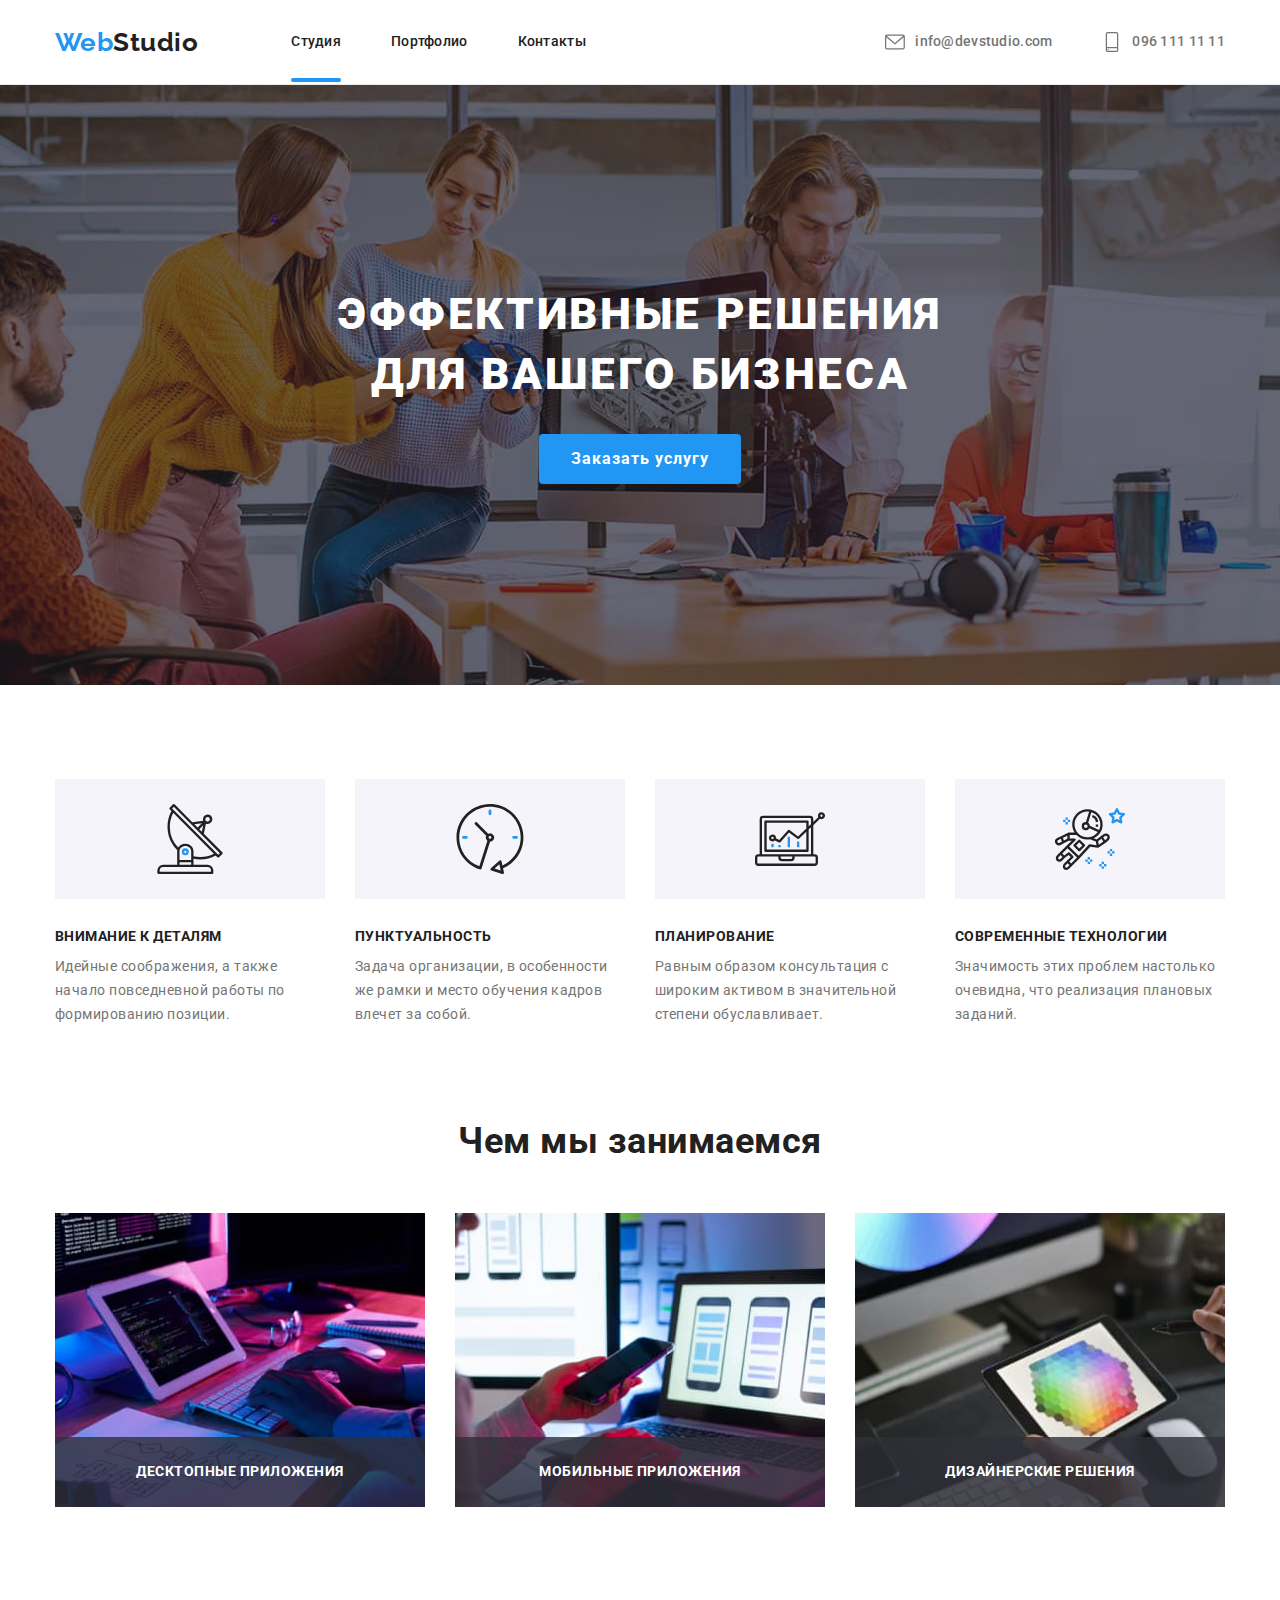
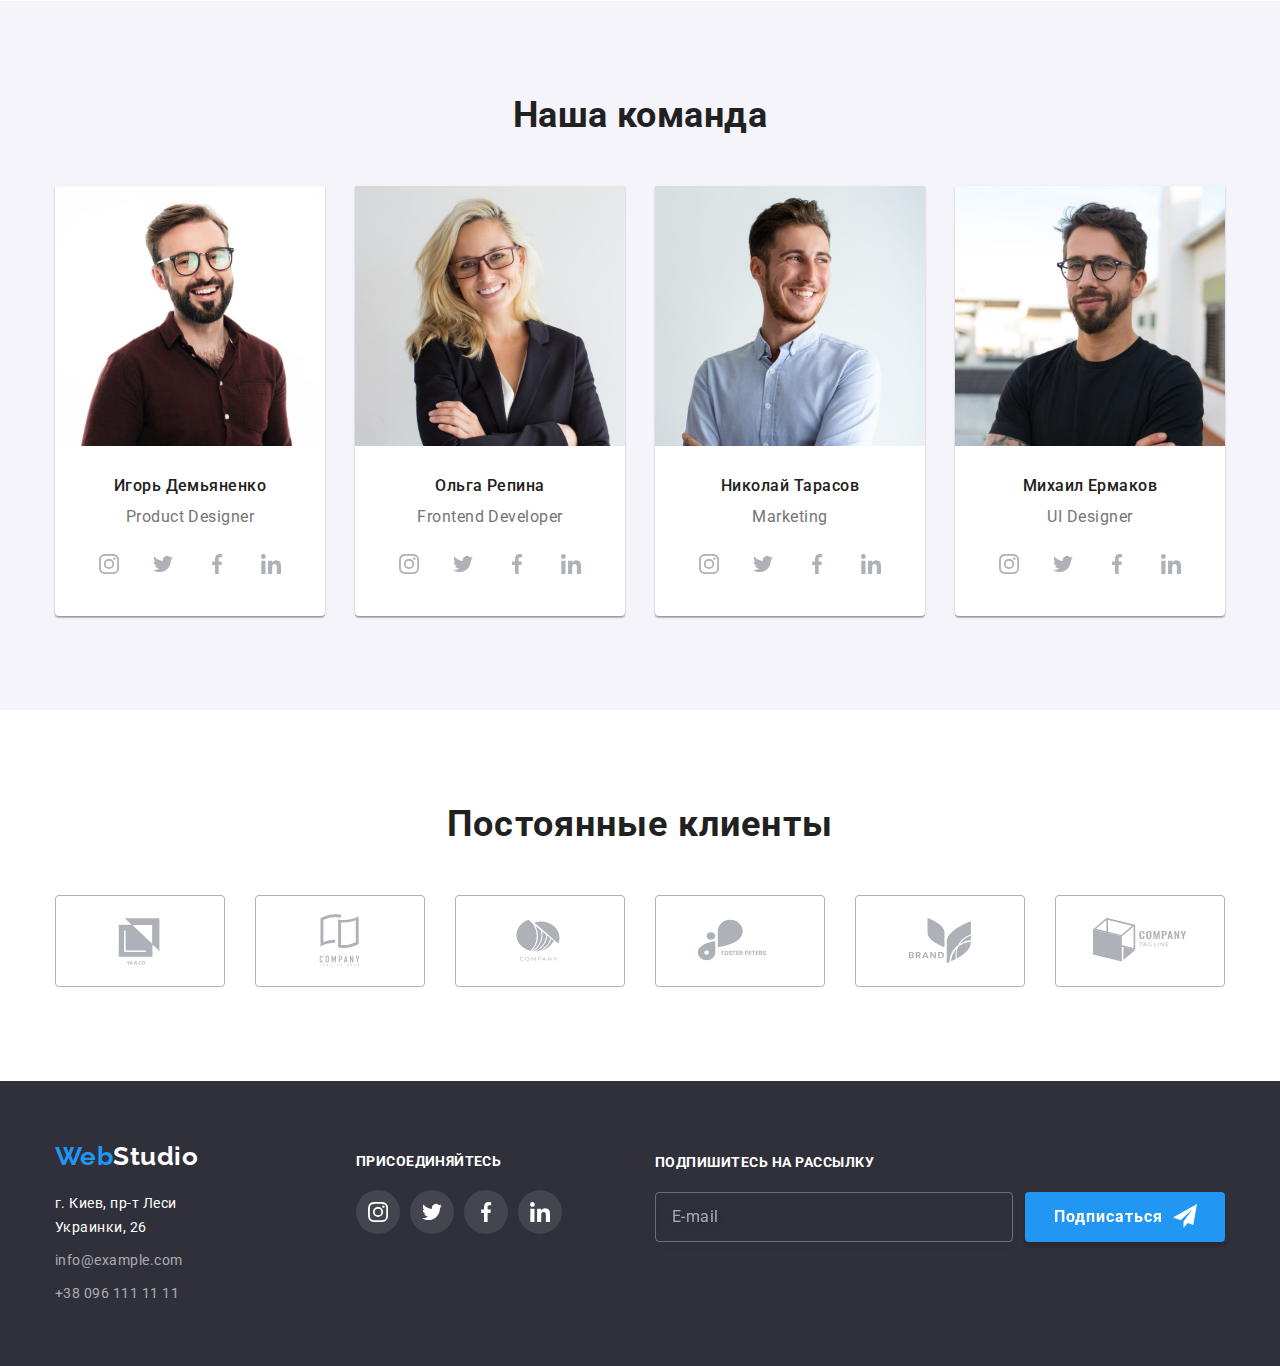
<file: index.html>
<!DOCTYPE html>
<html lang="ru">
    <head>
        <meta charset="UTF-8" />
        <meta name="viewport" content="width=device-width, initial-scale=1.0" />
        <title>Document</title>
        <link rel="preconnect" href="https://fonts.googleapis.com">
        <link rel="preconnect" href="https://fonts.gstatic.com" crossorigin>    
        <link href="https://fonts.googleapis.com/css2?family=Raleway:wght@700&family=Roboto:wght@400;500;700;900&display=swap" 
        rel="stylesheet">
        <link rel="stylesheet" href="https://cdnjs.cloudflare.com/ajax/libs/modern-normalize/1.1.0/modern-normalize.min.css">
        <link rel="stylesheet" href="./css/styles.css">
    </head>
    <body>
<!-- Шапка сайта -->
        <header class="page-header">
            <div class="container header-nav">
                <a href="./index.html" lang="en" class="header-logo">Web<span class="black">Studio</span></a>
                <ul class="site-nav list">
                    <li class="item"><a href="./index.html" class="link current-page">Студия</a></li>
                    <li class="item"><a href="./portfolio.html" class="link">Портфолио</a></li>
                    <li class="item"><a href="./ffff.html" class="link">Контакты</a></li>
                </ul>
                <nav class="contact">
                    <ul class="contact list">
                        <li class="item">
                            <a href="mailto:info@devstudio.com" lang="en" class="link">
                                <div class="envelope">
                                <svg class="icon-envelope">
                                    <use href="images/icons.svg#icon-envelope">        
                                    </use>
                                </svg>
                                info@devstudio.com
                                </div>
                            </a>
                        </li>
                        <li class="item">
                            <a href="tel:+380961111111" class="link">
                                <div class="smartphone">
                                <svg class="icon-smartphone">
                                    <use href="images/icons.svg#icon-smartphone">        
                                    </use>
                                </svg>
                                096 111 11 11 
                                </div>
                            </a>
                        </li>
                    </ul>
                </nav>
            </div>
        </header>
    <main>
        <!-- Герой -->
    <section class="hero">
        <div class="container">
            <h1 class="hero-title">Эффективные решения <br> для вашего бизнеса</h1>
            <button type="button" class="button hero-button" data-modal-open>Заказать услугу</button>
        </div>
    </section>
    <!--преимущества-->
    <section class="section benefits">
        <div class="container">
            <h2 class="visually-hidden">Преимущества</h2>
            <ul class="list benefits-list">
                <li class="item">
                    <div class="benefits-icon">
                        <svg  class="advertising">
                            <use href="images/icons.svg#icon-advertising-antenna">       
                            </use>
                        </svg>
                    </div>    
                    <h3 class="title">Внимание к деталям</h3>
                    <p class="text">Идейные соображения, а также начало повседневной работы
                    по формированию позиции.</p>
                </li>
                <li class="item">
                    <div class="benefits-icon">
                        <svg  class="advertising">
                            <use href="images/icons.svg#icon-advertising-clock">       
                            </use>
                        </svg>
                    </div> 
                    <h3 class="title">Пунктуальность</h3>
                    <p class="text">Задача организации, 
                    в особенности же рамки и место обучения кадров влечет за собой.</p>
                </li>
                <li class="item">
                    <div class="benefits-icon">
                        <svg  class="advertising">
                            <use href="images/icons.svg#icon-advertising-diagram">       
                            </use>
                        </svg>
                    </div> 
                    <h3 class="title">Планирование</h3>
                    <p class="text">Равным образом консультация 
                    с широким активом в значительной степени обуславливает.</p>
                </li>
                <li class="item">
                    <div class="benefits-icon">
                        <svg  class="advertising">
                            <use href="images/icons.svg#icon-advertising-astronaut">       
                            </use>
                        </svg>
                    </div> 
                    <h3 class="title">Современные технологии</h3>
                    <p class="text">Значимость этих проблем 
                    настолько очевидна, что реализация плановых заданий.</p>
                </li>
            </ul>
        </div>
    </section>
    <!--чем мы занимаемся-->
    <section class="section specialization">
        <div class="container">
            <h2 class="specialization-title">Чем мы занимаемся</h2>
            <ul class="list specialization-list">
                <li class="item">
                    <a href="" class="link">
                        <img src="./images/main/hand-keyboard.jpg" 
                        alt="ноутбут в руке" 
                        width="370">
                        <div class="specialization-explanation">
                            <p class="specialization-explanation-text">Десктопные приложения</p>
                        </div>
                    </a>
                </li>
                <li class="item">
                    <a href="" class="link">
                        <img src="./images/main/hand-telephone.jpg" 
                        alt="телефон в руке" 
                        width="370">
                        <div class="specialization-explanation">
                            <p class="specialization-explanation-text">Мобильные приложения</p>
                        </div>
                    </a>
                </li>
                <li class="item">
                    <a href="" class="link">
                        <img src="./images/main/hand-tab.jpg" 
                        alt="планшет в руке" 
                        width="370">
                        <div class="specialization-explanation">
                            <p class="specialization-explanation-text">Дизайнерские решения</p>
                        </div>
                    </a>
                </li>
            </ul>
        </div>
    </section>
    <!--Наша команда-->
    <section class="section team">
        <div class="container">
            <h2 class="team-title">Наша команда</h2>
            <ul class="list team-list">
                <li class="item">
                    <img src="./images/main/igor.jpg" 
                    alt="игорь" 
                    width="270">
                    <div class="team-border">
                        <h3>Игорь Демьяненко</h3>
                        <p lang="en">Product Designer</p>
                    </div>
                    <ul class="list team-social">
                        <li class="item">
                            <a href="" class="link">
                                <svg class="team-icon">
                                    <use href="images/icons.svg#icon-instagram">
                                    </use>
                                </svg>
                            </a>
                        </li>
                        <li class="item">
                            <a href="" class="link">
                                <svg class="team-icon">
                                    <use href="images/icons.svg#icon-twitter">
                                    </use>
                                </svg>
                            </a>
                        </li>
                        <li class="item">
                            <a href="" class="link">
                                <svg class="team-icon">
                                    <use href="images/icons.svg#icon-facebook">
                                    </use>
                                </svg>
                            </a>
                        </li>
                        <li class="item">
                            <a href="" class="link">
                                <svg class="team-icon">
                                    <use href="images/icons.svg#icon-linkedin">
                                    </use>
                                </svg>
                            </a>
                        </li>
                    </ul> 
                </li>
                <li class="item">
                    <img src="./images/main/olga.jpg" 
                    alt="ольга" 
                    width="270">
                    <div class="team-border">
                        <h3>Ольга Репина</h3>
                        <p lang="en">Frontend Developer</p>
                    </div>
                    <ul class="list team-social">
                        <li class="item">
                            <a href="" class="link">
                                <svg class="team-icon">
                                    <use href="images/icons.svg#icon-instagram">
                                    </use>
                                </svg>
                            </a>
                        </li>
                        <li class="item">
                            <a href="" class="link">
                                <svg class="team-icon">
                                    <use href="images/icons.svg#icon-twitter">
                                    </use>
                                </svg>
                            </a>
                        </li>
                        <li class="item">
                            <a href="" class="link">
                                <svg class="team-icon">
                                    <use href="images/icons.svg#icon-facebook">
                                    </use>
                                </svg>
                            </a>
                        </li>
                        <li class="item">
                            <a href="" class="link">
                                <svg class="team-icon">
                                    <use href="images/icons.svg#icon-linkedin">
                                    </use>
                                </svg>
                            </a>
                        </li>
                    </ul> 
                </li>
                <li class="item">
                    <img src="./images/main/koly.jpg" 
                    alt="коля" 
                    width="270">
                    <div class="team-border">
                        <h3>Николай Тарасов</h3>
                        <p lang="en">Marketing</p>
                    </div>
                    <ul class="list team-social">
                        <li class="item">
                            <a href="" class="link">
                                <svg class="team-icon">
                                    <use href="images/icons.svg#icon-instagram">
                                    </use>
                                </svg>
                            </a>
                        </li>
                        <li class="item">
                            <a href="" class="link">
                                <svg class="team-icon">
                                    <use href="images/icons.svg#icon-twitter">
                                    </use>
                                </svg>
                            </a>
                        </li>
                        <li class="item">
                            <a href="" class="link">
                                <svg class="team-icon">
                                    <use href="images/icons.svg#icon-facebook">
                                    </use>
                                </svg>
                            </a>
                        </li>
                        <li class="item">
                            <a href="" class="link">
                                <svg class="team-icon">
                                    <use href="images/icons.svg#icon-linkedin">
                                    </use>
                                </svg>
                            </a>
                        </li>
                    </ul> 
                </li>
                <li class="item">
                    <img src="./images/main/misha.jpg" 
                    alt="миша" 
                    width="270">
                    <div class="team-border">
                        <h3>Михаил Ермаков</h3>
                        <p lang="en">UI Designer</p>
                    </div>
                    <ul class="list team-social">
                        <li class="item">
                            <a href="" class="link">
                                <svg class="team-icon">
                                    <use href="images/icons.svg#icon-instagram">
                                    </use>
                                </svg>
                            </a>
                        </li>
                        <li class="item">
                            <a href="" class="link">
                                <svg class="team-icon">
                                    <use href="images/icons.svg#icon-twitter">
                                    </use>
                                </svg>
                            </a>
                        </li>
                        <li class="item">
                            <a href="" class="link">
                                <svg class="team-icon">
                                    <use href="images/icons.svg#icon-facebook">
                                    </use>
                                </svg>
                            </a>
                        </li>
                        <li class="item">
                            <a href="" class="link">
                                <svg class="team-icon">
                                    <use href="images/icons.svg#icon-linkedin">
                                    </use>
                                </svg>
                            </a>
                        </li>
                    </ul> 
                </li>
            </ul>
        </div>
    </section>
    <!--Постоянные клиенты-->
    <section class="section customers">
        <div class="container">
            <h2 class="customers-title">Постоянные клиенты</h2>
            <ul class="list customers-list">
                <li class="item">
                    <a href="" class="link">
                        <svg class="cliet-icon">
                            <use href="images/icons.svg#icon-client-1">      
                            </use>
                        </svg>
                    </a>
                </li>
                <li class="item">
                    <a href="" class="link">
                        <svg class="cliet-icon">
                            <use href="images/icons.svg#icon-client-2">      
                            </use>
                        </svg>
                    </a>
                </li>
                <li class="item">
                    <a href="" class="link">
                        <svg class="cliet-icon">
                            <use href="images/icons.svg#icon-client-3">      
                            </use>
                        </svg>
                    </a>
                </li>
                <li class="item">
                    <a href="" class="link">
                        <svg class="cliet-icon">
                            <use href="images/icons.svg#icon-client-6">      
                            </use>
                        </svg>
                    </a>
                </li>
                <li class="item">
                    <a href="" class="link">
                        <svg class="cliet-icon">
                            <use href="images/icons.svg#icon-client-4">      
                            </use>
                        </svg>
                    </a>
                </li>
                <li class="item">
                    <a href="" class="link">
                        <svg class="cliet-icon">
                            <use href="images/icons.svg#icon-client-5">      
                            </use>
                        </svg>
                    </a>
                </li>
            </ul>
        </div>
    </section>
    </main>
    <!--модальное окно-->
        <div class="backdrop is-hidden" data-modal>
            <div class="modal">
                <button type="button" class="button-modal" data-modal-close>
                    <svg class="icon-close-black">
                        <use href="images/icons.svg#close-black">
                        </use>
                    </svg>
                </button>
                <h2 class="modal-titel">Оставьте свои данные, мы вам перезвоним</h2>
                <form class="form">
                    <div class="form-field">
                        <label for="name" class="form-label">Имя</label>
                        <input 
                            type="text"
                            name="name"
                            id="name"
                            class="form-input">
                        <svg class="modal-icon">
                                <use href="images/icons.svg#modal-name">                                   
                                </use>
                        </svg>
                    </div>
                    <div class="form-field">
                        <label for="telefon" class="form-label">Телефон</label>
                        <input 
                            type="tel"
                            name="telefon"
                            id="telefon"
                            class="form-input">
                        <svg class="modal-icon">
                            <use href="images/icons.svg#modal-telefon">                                   
                            </use>
                        </svg>
                    </div>
                    <div class="form-field">
                        <label for="mail" class="form-label">Почта</label>
                        <input 
                            type="email"
                            name="mail"
                            id="mail"
                            class="form-input">
                        <svg class="modal-icon">
                            <use href="images/icons.svg#modal-mail">                                   
                            </use>
                        </svg>
                    </div>
                    <div class="form-field-textarea">
                        <label for="comment" class="form-label">Комментарий</label>
                        <textarea 
                            name="comment"
                            id="comment"
                            placeholder="Введите текст"
                            class="form-textarea"></textarea>
                    </div>
                    <label class="line-checkbox">
                        <input 
                            type="checkbox" 
                            name="accept-the-terms" 
                            value="conditions" 
                            class="form-checkbox">
                        <span class="checkbox-box"> 
                        </span>
                        Соглашаюсь с рассылкой и принимаю
                        <a href="" class="form-checkbox-link">Условия договора</a>
                    </label>
                    <button type="submit" class="form-submit">
                        Отправить
                    </button>
                </form>
            </div>
        </div>
        <script src="./js/modal.js">
        </script>
    </body>
    <!--Футер-->
    <footer class="footer">
        <div class="container">
            <div class="footer-adress">
                <a href="" lang="en" class="footer-logo">Web<span class="white">Studio</span></a>
                <address class="footer-adress">
                    <ul class="list footer-list">
                        <li class="item"><a href="" class="map"> г. Киев, пр-т Леси Украинки, 26 </a></li>
                        <li class="item"><a href="mailto:info@example.com" lang="en" class="nav">info@example.com</a></li>
                        <li class="item"><a href="tel:+380961111111" class="nav">+38 096 111 11 11</a></li>
                    </ul>
                </address>
            </div>
            <div class="footer-join">
                <h2 class="join-title">присоединяйтесь</h2>
                <ul class="list join-list">
                    <li class="item">
                        <a href="" class="link">
                           <svg class="join-social">
                               <use href="images/icons.svg#icon-instagram">
                               </use>
                           </svg>         
                        </a>
                    </li>
                    <li class="item">
                        <a href="" class="link">
                           <svg class="join-social">
                               <use href="images/icons.svg#icon-twitter">
                               </use>
                           </svg>         
                        </a>
                    </li>
                    <li class="item">
                        <a href="" class="link">
                           <svg class="join-social">
                               <use href="images/icons.svg#icon-facebook">
                               </use>
                           </svg>         
                        </a>
                    </li>
                    <li class="item">
                        <a href="" class="link">
                           <svg class="join-social">
                               <use href="images/icons.svg#icon-linkedin">
                               </use>
                           </svg>         
                        </a>
                    </li>
                </ul>
            </div>
            <div class="footer-subscribe">
                <b class="title-subscribe">Подпишитесь на рассылку</b>
                <div class="subscribe-form">
                    <input type="email" 
                    name="mail" 
                    placeholder="E-mail" 
                    class="subscribe-input">
                    <button type="submit" 
                    class="subscribe-submit">Подписаться
                        <svg class="icon-footer-send">
                            <use href="images/icons.svg#footer-send">
                            </use>
                        </svg>
                    </button>
                </div>
            </div>
        </div> 
    </footer>
</html>
</file>
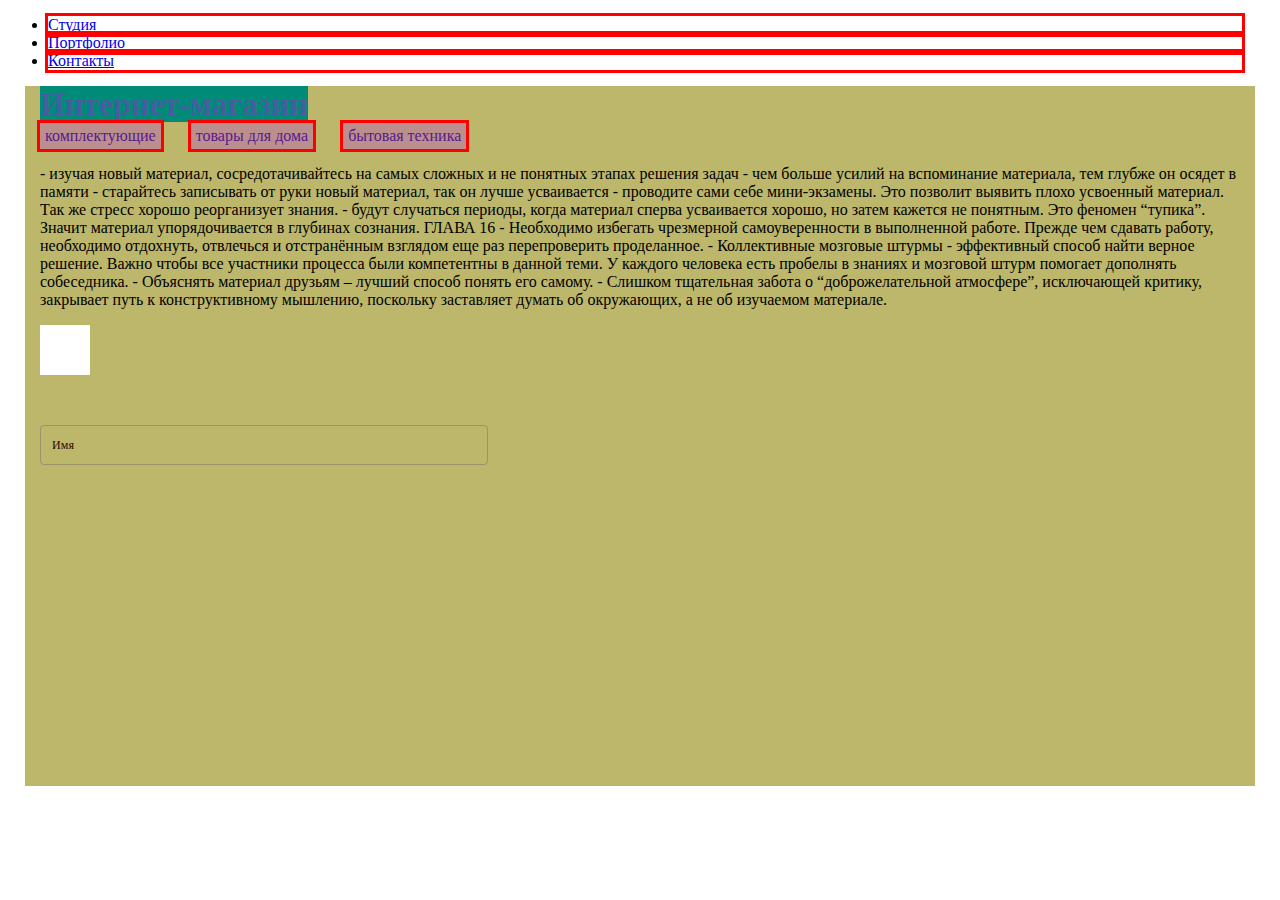
<file: ffff.html>
<!DOCTYPE html>
<html lang="en">
<head>
    <meta charset="UTF-8">
    <meta http-equiv="X-UA-Compatible" content="IE=edge">
    <meta name="viewport" content="width=device-width, initial-scale=1.0">
    <link rel="stylesheet" href="./css/fff.css">
    <title>Document</title>
</head>
<body>
    <ul class="site-nav list">
        <li class="item"><a href="./index.html" class="link current-page">Студия</a></li>
        <li class="item"><a href="./portfolio.html" class="link">Портфолио</a></li>
        <li class="item"><a href="./ffff.html" class="link">Контакты</a></li>
    </ul>
    <div class="container">
        <h1 class="text">Интернет-магазин</h1>
        <ul class="main-menu">
            <li class="item">
                <a href="" class="link">
                    комплектующие
                </a>
            </li>
            <li class="item">
                <a href="" class="link">
                    товары для дома
                </a>
            </li>
            <li class="item">
                <a href="" class="link">
                    бытовая техника
                </a>
                <ul class="second-menu">
                    <li>
                        <a href="" class="link-second">
                            холодильники
                        </a>
                    </li>
                    <li>
                        <a href="" class="link-second">
                            плиты
                        </a>
                    </li>
                    <li>
                        <a href="" class="link-second">
                            варочные поверхности
                        </a>
                    </li>
                </ul>
            </li>
        </ul>
        <p>- изучая новый материал, сосредотачивайтесь на самых сложных и не понятных этапах решения задач
        - чем больше усилий на вспоминание материала, тем глубже он осядет в памяти
        - старайтесь записывать от руки новый материал, так он лучше усваивается
        - проводите сами себе мини-экзамены. Это позволит выявить плохо усвоенный материал. Так же стресс хорошо реорганизует знания.
        - будут случаться периоды, когда материал сперва усваивается хорошо, но затем кажется не понятным. Это феномен “тупика”. Значит материал упорядочивается в глубинах сознания.
        
        ГЛАВА 16
        -	 Необходимо избегать чрезмерной самоуверенности в выполненной работе. Прежде чем сдавать работу, необходимо отдохнуть, отвлечься и отстранённым взглядом еще раз перепроверить проделанное.
        -	Коллективные мозговые штурмы - эффективный способ найти верное решение. Важно чтобы все участники процесса были компетентны в данной теми. У каждого человека есть пробелы в знаниях и мозговой штурм помогает дополнять собеседника.
        -	Объяснять материал друзьям – лучший способ понять его самому.
        -	Слишком тщательная забота о “доброжелательной атмосфере”, исключающей критику, закрывает путь к конструктивному мышлению, поскольку заставляет думать об окружающих, а не об изучаемом материале.
        
        </p>
        <div class="icon">
            <svg class="modal-icon">
                <use href="images/icons.svg#modal-check">
                </use>
            </svg>
        </div>
        
        <div class="form-field">
            <input 
                type="text"
                name="name"
                id="name"
                placeholder=" "
                class="form-input">
                <label for="name" class="form-label">Имя</label>
        </div>
    </div>
</body>
</html>
</file>
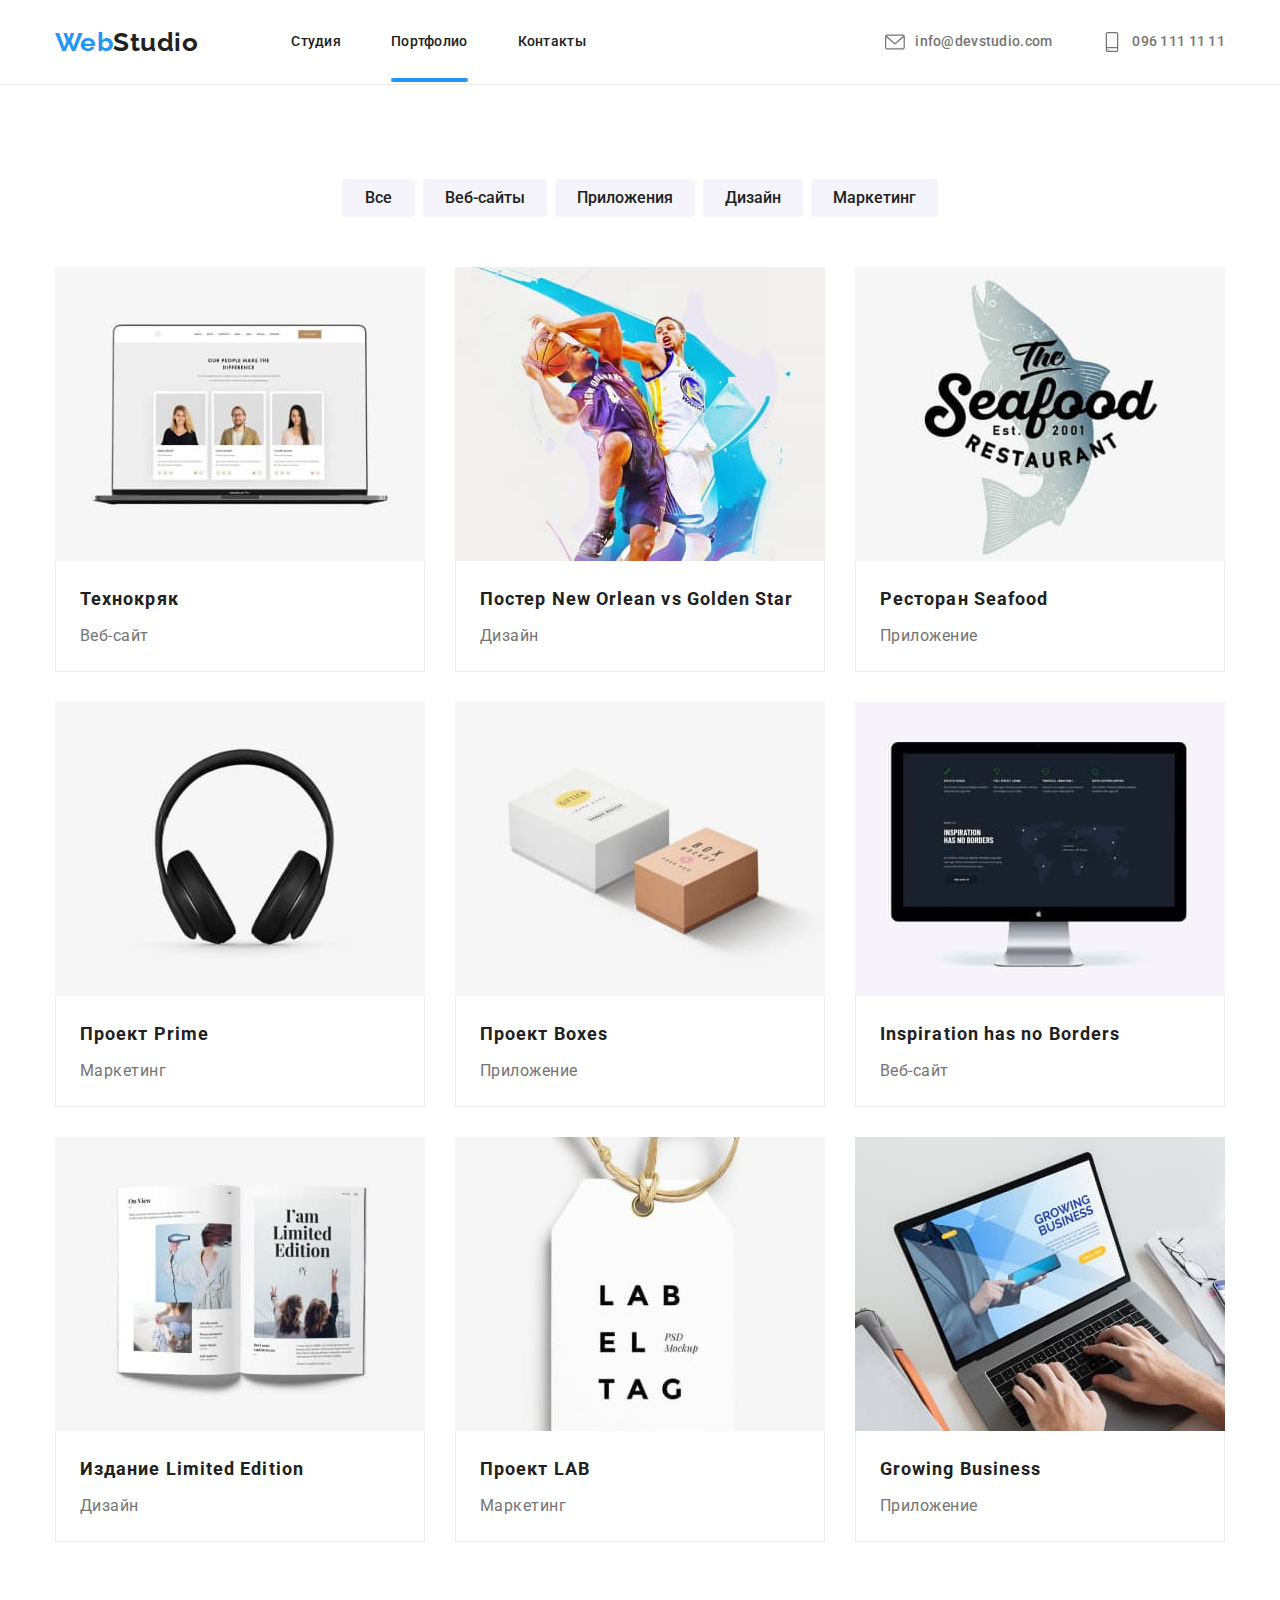
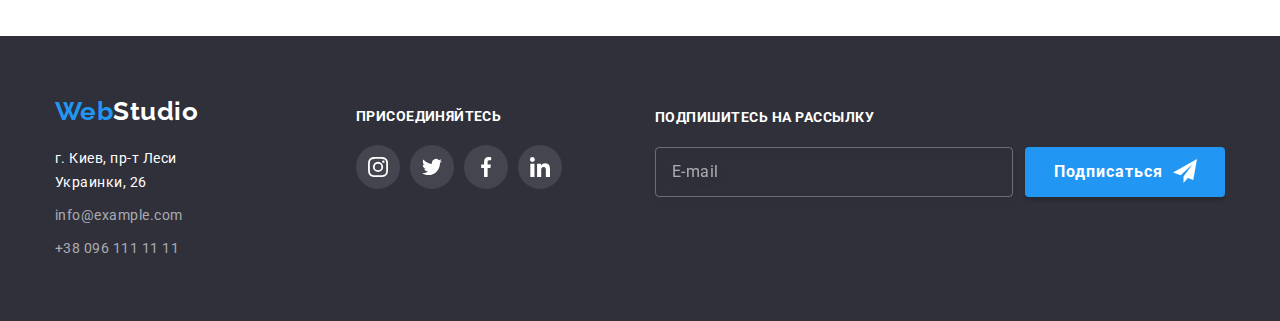
<file: portfolio.html>
<!DOCTYPE html>
<html lang="ru">
    <head>
        <meta charset="UTF-8" />
        <meta name="viewport" content="width=device-width, initial-scale=1.0" />
        <title>Document</title>
        <link rel="preconnect" href="https://fonts.googleapis.com">
        <link rel="preconnect" href="https://fonts.gstatic.com" crossorigin>
        <link href="https://fonts.googleapis.com/css2?family=Raleway:wght@700&family=Roboto:wght@400;500;700;900&display=swap" 
        rel="stylesheet">
        <link rel="stylesheet" href="https://cdnjs.cloudflare.com/ajax/libs/modern-normalize/1.1.0/modern-normalize.min.css">
        <link rel="stylesheet" href="./css/styles.css">
    </head>  
    <body>
<!-- Шапка сайта -->
<header class="page-header">
    <div class="container header-nav">
        <a href="./index.html" lang="en" class="header-logo">Web<span class="black">Studio</span></a>
        <ul class="site-nav list">
            <li class="item"><a href="./index.html" class="link">Студия</a></li>
            <li class="item"><a href="./portfolio.html" class="link current-page">Портфолио</a></li>
            <li class="item"><a href="" class="link">Контакты</a></li>
        </ul>
        <nav class="contact">
            <ul class="contact list">
                <li class="item">
                    <a href="mailto:info@devstudio.com" lang="en" class="link">
                        <div class="envelope">
                        <svg class="icon-envelope">
                            <use href="images/icons.svg#icon-envelope">        
                            </use>
                        </svg>
                        info@devstudio.com
                        </div>
                    </a>
                </li>
                <li class="item">
                    <a href="tel:+380961111111" class="link">
                        <div class="smartphone">
                        <svg class="icon-smartphone">
                            <use href="images/icons.svg#icon-smartphone">        
                            </use>
                        </svg>
                        <span class="text">096 111 11 11</span> 
                        </div>
                    </a>
                </li>
            </ul>
        </nav>
    </div>
</header>
    <main>
        <!--Портфолио-->
        <section class="section portfolio">
            <div class="container">
                <h1 class="visually-hidden">Наше портфолио</h1>
                <ul class="list portfolio-nav">
                    <li class="item"><button type="button" class="button button-portfolio">Все</button></li>
                    <li class="item"><button type="button" class="button button-portfolio">Веб-сайты</button></li>
                    <li class="item"><button type="button" class="button button-portfolio">Приложения</button></li>
                    <li class="item"><button type="button" class="button button-portfolio">Дизайн</button></li>
                    <li class="item"><button type="button" class="button button-portfolio">Маркетинг</button></li>
                </ul>
                <ul class="list content-list">
                    <li class="item">
                        <a href="" class="link">
                            <div class="explanation">
                                <img src="./images/portfolio/img-1.jpg" 
                                alt="ноутбук с веб-страницей" 
                                width="370" 
                                height="294">
                                <p class="explanation-text">Технокряк это современная площадка распространения коронавируса. 
                                Компании используют эту платформу для цифрового шпионажа и атак на защищённые
                                сервера конкурентов.
                                </p>
                            </div>
                            <div class="portfolio-border">
                                <h3>Технокряк</h3>
                                <p class="content-list-text">Веб-сайт</p>
                            </div>
                        </a>
                    </li>
                    <li class="item">
                        <a href="" class="link">
                            <div class="explanation">
                                <img src="./images/portfolio/img-2.jpg" 
                                alt="баскетболисты" 
                                width="370" 
                                height="294">
                                <p class="explanation-text">Технокряк это современная площадка распространения коронавируса. 
                                    Компании используют эту платформу для цифрового шпионажа и атак на защищённые
                                    сервера конкурентов.
                                </p>
                            </div>
                            <div class="portfolio-border">
                                <h3>Постер <span lang="en">New Orlean vs Golden Star</span></h3>
                                <p class="content-list-text">Дизайн</p>
                            </div>
                        </a>
                    </li>
                    <li class="item">
                        <a href="" class="link">
                            <div class="explanation">
                                <img src="./images/portfolio/img-3.jpg" 
                                alt="логотип ресторана" 
                                width="370" 
                                height="294">
                                <p class="explanation-text">Технокряк это современная площадка распространения коронавируса. 
                                    Компании используют эту платформу для цифрового шпионажа и атак на защищённые
                                    сервера конкурентов.
                                </p>
                            </div>
                            <div class="portfolio-border">
                                <h3>Ресторан <span lang="en">Seafood</span></h3>
                                <p class="content-list-text">Приложение</p>
                            </div>
                        </a>
                    </li>
                    <li class="item">
                        <a href="" class="link">
                            <div class="explanation">
                                <img src="./images/portfolio/img-4.jpg" 
                                alt="наушники" 
                                width="370" 
                                height="294">
                                <p class="explanation-text">Технокряк это современная площадка распространения коронавируса. 
                                    Компании используют эту платформу для цифрового шпионажа и атак на защищённые
                                    сервера конкурентов.
                                </p>
                            </div>
                            <div class="portfolio-border">
                                <h3>Проект <span lang="en">Prime</span></h3>
                                <p class="content-list-text">Маркетинг</p>
                            </div>
                        </a>
                    </li>
                    <li class="item">
                        <a href="" class="link">
                            <div class="explanation">
                                <img src="./images/portfolio/img-5.jpg" 
                                alt="две коробки" 
                                width="370" 
                                height="294">
                                <p class="explanation-text">Технокряк это современная площадка распространения коронавируса. 
                                    Компании используют эту платформу для цифрового шпионажа и атак на защищённые
                                    сервера конкурентов.
                                </p>
                            </div>
                            <div class="portfolio-border">
                                <h3>Проект <span lang="en">Boxes</span></h3>
                                <p class="content-list-text">Приложение</p>
                            </div>
                        </a>
                    </li>
                    <li class="item">
                        <a href="" class="link">
                            <div class="explanation">
                                <img src="./images/portfolio/img-6.jpg" 
                                alt="монитор" 
                                width="370" 
                                height="294">
                                <p class="explanation-text">Технокряк это современная площадка распространения коронавируса. 
                                    Компании используют эту платформу для цифрового шпионажа и атак на защищённые
                                    сервера конкурентов.
                                </p>
                            </div>
                            <div class="portfolio-border">
                                <h3><span lang="en">Inspiration has no Borders</span></h3>
                                <p class="content-list-text">Веб-сайт</p>
                            </div>
                        </a>
                    </li>
                    <li class="item">
                        <a href="" class="link">
                            <div class="explanation">
                                <img src="./images/portfolio/img-7.jpg" 
                                alt="развернутая книга" 
                                width="370" 
                                height="294">
                                <p class="explanation-text">Технокряк это современная площадка распространения коронавируса. 
                                    Компании используют эту платформу для цифрового шпионажа и атак на защищённые
                                    сервера конкурентов.
                                </p>
                            </div>
                            <div class="portfolio-border">
                                <h3>Издание <span lang="en">Limited Edition</span></h3>
                                <p class="content-list-text">Дизайн</p>
                            </div>
                        </a>
                    </li>
                    <li class="item">
                        <a href="" class="link">
                            <div class="explanation">
                                <img src="./images/portfolio/img-8.jpg" 
                                alt="лейбл" 
                                width="370" 
                                height="294">
                                <p class="explanation-text">Технокряк это современная площадка распространения коронавируса. 
                                    Компании используют эту платформу для цифрового шпионажа и атак на защищённые
                                    сервера конкурентов.
                                </p>
                            </div>
                            <div class="portfolio-border">
                                <h3>Проект <span lang="en">LAB</span></h3>
                                <p class="content-list-text">Маркетинг</p>
                            </div>
                        </a>
                    </li>
                    <li class="item">
                        <a href="" class="link">
                            <div class="explanation">
                                <img src="./images/portfolio/img-9.jpg" 
                                alt="человек печатает на ноутбуке" 
                                width="370" 
                                height="294">
                                <p class="explanation-text">Технокряк это современная площадка распространения коронавируса. 
                                    Компании используют эту платформу для цифрового шпионажа и атак на защищённые
                                    сервера конкурентов.
                                </p>
                            </div>
                            <div class="portfolio-border">
                                <h3><span lang="en">Growing Business</span></h3>
                                <p class="content-list-text">Приложение</p>
                            </div>
                        </a>
                    </li>
                </ul>
            </div>
        </section>
    </main>
    </body>
    <!--Футер-->
    <footer class="footer">
        <div class="container">
            <div class="footer-adress">
                <a href="" lang="en" class="footer-logo">Web<span class="white">Studio</span></a>
                <address class="footer-adress">
                    <ul class="list footer-list">
                        <li class="item"><a href="" class="map"> г. Киев, пр-т Леси Украинки, 26 </a></li>
                        <li class="item"><a href="mailto:info@example.com" lang="en" class="nav">info@example.com</a></li>
                        <li class="item"><a href="tel:+380961111111" class="nav">+38 096 111 11 11</a></li>
                    </ul>
                </address>
            </div>
            <div class="footer-join">
                <h2 class="join-title">присоединяйтесь</h2>
                <ul class="list join-list">
                    <li class="item">
                        <a href="" class="link">
                           <svg class="join-social">
                               <use href="images/icons.svg#icon-instagram">
                               </use>
                           </svg>         
                        </a>
                    </li>
                    <li class="item">
                        <a href="" class="link">
                           <svg class="join-social">
                               <use href="images/icons.svg#icon-twitter">
                               </use>
                           </svg>         
                        </a>
                    </li>
                    <li class="item">
                        <a href="" class="link">
                           <svg class="join-social">
                               <use href="images/icons.svg#icon-facebook">
                               </use>
                           </svg>         
                        </a>
                    </li>
                    <li class="item">
                        <a href="" class="link">
                           <svg class="join-social">
                               <use href="images/icons.svg#icon-linkedin">
                               </use>
                           </svg>         
                        </a>
                    </li>
                </ul>
            </div>
            <div class="footer-subscribe">
                <b class="title-subscribe">Подпишитесь на рассылку</b>
                <div class="subscribe-form">
                    <input type="email" 
                    name="mail" 
                    placeholder="E-mail" 
                    class="subscribe-input">
                    <button type="submit" 
                    class="subscribe-submit">Подписаться
                        <svg class="icon-footer-send">
                            <use href="images/icons.svg#footer-send">
                            </use>
                        </svg>
                    </button>
                </div>
            </div>
        </div> 
    </footer>
</html>
</file>
<file: css/styles.css>
:root {
  --primary-text-color: #212121;
  --secondary-text-color: #757575;
  --logo-color: #2196f3;
  --header-background-color: #ffffff;
  --benefits-background-color: #ffffff;
  --team-background-color: #f5f4fa;
  --footer-background-color: #2f303a;
  --accent-color: #2196f3;
  --footer-nav-color: rgba(255, 255, 255, 0.6);
  --button-color:#ffffff;
  --button-background-color:#2196F3;
  /*страница портфолио*/
  --button-back-portfolio-first:#F5F4FA;
  --button-col-portfolio-first:#212121;
  --button-back-portfolio-second:#2196F3;
  --button-col-portfolio-second:#ffffff;
  /*анимация*/
  --transition-duration: 250ms;
  --transition-timing-function: cubic-bezier(0.4, 0, 0.2, 1);

}


/*сбросить точки в списках*/
.list {
    padding: 0;
    margin: 0;
    list-style: none;
}



body {
    font-family: roboto, raleway sans-serif;
    letter-spacing: 0.03em;
    
    color: var(--primary-text-color);
    background-color: var(--benefits-background-color);
    
}

h2{
    font-weight: 700;
    font-size: 36px;
    line-height: 1.16;
    text-align: center;
}

img{

    display: block;
    height: auto;
    max-width: 100%;
}

svg{
    fill: currentColor;
}

.icon{
    fill: currentColor;
}

.visually-hidden {
    position: absolute;
    white-space: nowrap;
    width: 1px;
    height: 1px;
    overflow: hidden;
    border: 0;
    padding: 0;
    clip: rect(0 0 0 0);
    clip-path: inset(50%);
    margin: -1px;
  }

  .container {
    width: 1200px;
    padding-left: 15px;
    padding-right: 15px;
    margin-left: auto;
    margin-right: auto;
  }


  /*ХЕДЕР*/


.page-header{
    border-bottom: 1px solid #ECECEC;
    background-color: var(--header-background-color);
}

.header-nav{
    display: flex;
    align-items: center;
}

.header-logo {

    margin-right: 93px;

    font-family: Raleway;
    font-weight: 700;
    font-size: 26px;
    line-height: 1.19;

    color: var(--logo-color);
    text-decoration: none;
}

.black{
    color: #212121;
}

.white{
    color: #ffffff;
}

.site-nav{
    display: flex;
}

.site-nav .item{
    position: relative;

    display: flex;
}

.site-nav .item:not(:last-child){
    margin-right: 50px;
}

.site-nav .link{

    display: block;
    padding-top: 32px;
    padding-bottom: 32px;

    font-weight: 500;
    font-size: 14px;
    line-height: 1.14;
    letter-spacing: 0.02em;

    color: var(--primary-text-color);
    text-decoration: none;

    transition-property: color;
    transition-duration: var(--transition-duration); 
    transition-timing-function: var(--transition-timing-function);
}

.site-nav .link:hover,
.site-nav .link:focus{

    color: var( --accent-color);
    text-decoration: none;

}

.current-page::after{
    position: absolute;

    content: '';
    display: block;
    height: 4px;
    width: 100%;
    bottom: 0;

    background-color: var(--accent-color);
    border-radius: 2px;
}

.contact{
    display: flex;
    margin-left: auto;
}

.contact .item:not(:last-child){
    margin-right: 50px;
}

.contact .link{

    display: block;
    padding-top: 32px;
    padding-bottom: 32px;

    font-weight: 500;
    font-size: 14px;
    line-height: 1.14;
    letter-spacing: 0.02em;

    color: var(--secondary-text-color);
    text-decoration: none;

    transition-property: color;
    transition-duration: var(--transition-duration); 
    transition-timing-function: var(--transition-timing-function);
}

.contact .link:hover,
.contact .link:focus{

    color: var(--accent-color);
    text-decoration: none;
}

.contact .link .icon-envelope{
    transition-property: fill;
    transition-duration: var(--transition-duration); 
    transition-timing-function: var(--transition-timing-function);
}

.contact .link:hover .icon-envelope,
.contact .link:focus .icon-envelope{

    fill: var(--accent-color);
}



.envelope{
    display: flex;
    align-items: center;
}

.icon-envelope{
    height: 20px;
    width: 20px;
    margin-right: 10px;
    object-position: initial;
}

.smartphone{
    display: flex;
    align-items: center;
}

.icon-smartphone{
    height: 20px;
    width: 20px;
    margin-right: 10px;
    object-position: initial;
}


.contact .link:hover .icon-smartphone,
.contact .link:focus .icon-smartphone{
    fill: var(--accent-color);
}






/*Герой*/

.hero{
    height: 600px;
    max-width: 1600px;
    margin-left: auto;
    margin-right: auto;
    padding-top: 200px;
    padding-bottom: 200px;

    text-align: center;
    
    background-color: #2F303A;
    background-image: linear-gradient(to right,
    rgba(47, 48, 58, 0.4),
    rgba(47, 48, 58, 0.4)
    ),
    url(../images/main/hero.jpg);
    background-size: auto;
    background-position: center;
    background-repeat: no-repeat;
}

.hero-title{
    margin-top: 0;
    margin-bottom: 30;

    font-weight: 900;
    font-size: 44px;
    line-height: 1.36;

    letter-spacing: 0.06em;
    text-transform: uppercase;

    color:#FFFFFF;
}

.button{
    display: inline-block;
    min-width: 73px;
    border: 0px solid transparent;

    font-family: roboto, sans-serif;
    cursor: pointer;
    border-radius: 4px;

    text-align: center;
}

.hero-button{
    padding: 10px 32px;

    font-weight: 700;
    font-size: 16px;
    line-height: 1.88;
    letter-spacing: 0.06em;

    color: var(--button-color);
    background-color: var(--button-background-color);
}


/*чем мы занимаемся 1*/


.section{
    padding-top: 94px;
    padding-bottom: 94px;
}

.benefits{
}

.benefits-list{
    display: flex;
    flex-wrap: wrap;
}

.benefits-list .item{
    width: 270px;
    margin-right: 30px;
}

.benefits-list .item:last-child{
    margin-right: 0;
}

.benefits-icon{
    display: flex;
    justify-content: center;
    align-items: center;

    height: 120px;
    width: 270px;
    background-color: #F5F4FA;
}

.advertising{
    height: 70px;
    width: 70px;

    background-position: center;
}

.benefits-list .title{
    margin-top: 30px;
    margin-bottom: 10px;

    font-weight: 700;
    font-size: 14px;
    line-height: 1.14;
    text-transform: uppercase;
}

.benefits-list .text{
    margin-top: 0;
    margin-bottom: 0;

    font-size: 14px;
    line-height: 1.71;
    color: var(--secondary-text-color);
}


/*чем мы занимаемся 2*/


.specialization{
    padding-top: 0;
}


.specialization-title{
    margin-top: 0;
    margin-bottom: 50px;
}

.specialization-list{
    display: flex;
    position: relative;
}

.specialization-list .item{
    margin-right: 30px;
}

.specialization-list .item:last-child{
    margin-right: 0;
}

.specialization-explanation{
    position: absolute;

    display: flex;
    justify-content: center;
    align-items: center;

    height: 70px;
    width: 370px;
    bottom: 0;

    background-color: rgba(47, 48, 58, 0.8);
}

.specialization-explanation-text{
    margin:0;

    font-weight: 700;
    font-size: 14px;
    line-height: 1.14;
    text-align: center;
    text-transform: uppercase;

    color: #FFFFFF;
}


/*наша команда*/


.team{

    background-color: var(--team-background-color);
}

.team-title{
    margin-top: 0;
    margin-bottom: 50px;
}

.team-list{
    display: flex;

    text-align: center; 
}

.team-list .item{
    width: calc((100%-90px)/4);
    margin-right: 30px;
    
    box-shadow: 0px 1px 3px rgba(0, 0, 0, 0.12), 0px 1px 1px rgba(0, 0, 0, 0.14), 0px 2px 1px rgba(0, 0, 0, 0.2);
    border-radius: 0px 0px 4px 4px;

    background-color: #FFFFFF;
}

.team-list .item:last-child{
    margin-right: 0;
}

.team-border{
    padding-top: 30px;
    padding-bottom: 16px;
}

.team-list .item h3{
    margin-top: 0;
    margin-bottom: 10px;

    font-weight: 500;
    font-size: 16px;
    line-height: 1.27;

    text-align: center;
}

.team-list .item p{
    margin-top: 0;
    margin-bottom: 0;

    font-size: 16px;
    line-height: 1.19;

    text-align: center;

    color: var(--secondary-text-color);
}


.team-social{
    display: inline-flex;
    margin-bottom: 30px;
    margin-left: auto;
    margin-right: auto;
    
}

.team-social .item{
    
    border-radius: 50%;

    box-shadow: none;
}

.team-social .item:not(:last-child){
    margin-right: 10px;
}

.team-social .link{
    display: flex;
    justify-content: center;
    align-items: center;

    height: 44px;
    width: 44px;

    border-radius: 50%;

    cursor: pointer;

    transition-property: background-color;
    transition-duration: var(--transition-duration); 
    transition-timing-function: var(--transition-timing-function);
}

.team-social .link:hover,
.team-social .link:focus{
    background-color: var(--accent-color);
}

.team-social .link .team-icon{
    transition-property: fill;
    transition-duration: var(--transition-duration); 
    transition-timing-function: var(--transition-timing-function);
}

.team-social .link:hover .team-icon,
.team-social .link:focus .team-icon{
    fill: #ffffff;
}

.team-icon{
    height: 20px;
    width: 20px;
    fill: #AFB1B8;
}


/*Постоянные клиенты*/


.customers-title{
    margin-top: 0;
    margin-bottom: 50px;

    letter-spacing: 0.03em;
}

.customers-list{
    display: flex;
}

.customers-list .item{
    margin-right: 30px;
    border-radius: 4px;
}

.customers-list .item:last-child{
    margin-right: 0;
}

.customers-list .link{

    display: flex;
    justify-content: center;
    align-items: center;
    
    height: 92px;
    width: 170px;

    border: 1px solid #AFB1B8;
    box-sizing: border-box;
    border-radius: 4px;

    transition-property: border-color;
    transition-duration: var(--transition-duration); 
    transition-timing-function: var(--transition-timing-function);
}

.customers-list .link:hover,
.customers-list .link:focus{

    border-color: var(--accent-color);
}

.customers-list .link:hover .cliet-icon,
.customers-list .link:focus .cliet-icon{
    
    fill:var(--accent-color)
}

.cliet-icon{

    height: 60px;
    width: 106px;

    fill: #AFB1B8;

    transition-property: fill;
    transition-duration: var(--transition-duration); 
    transition-timing-function: var(--transition-timing-function);
}


/*ФУТЕР*/


.footer{
    padding-top: 60px;
    padding-bottom: 60px;

    background-color: var(--footer-background-color);
}

.footer .container{
    display: flex;
}

.footer-logo {
    display: block;
    margin-top: 0;
    margin-bottom: 20px;

    font-family: Raleway;
    font-weight: 700;
    font-size: 26px;
    line-height: 1.19;

    color: var(--logo-color);
    text-decoration: none;
}

.footer-adress{
    display: inline-block;

    margin-right: 70px;

    font-size: 14px;
    line-height: 1.71;
    font-style: normal;
}

.footer-list .item:not(:last-child){
    margin-bottom: 9px;
}

.footer-adress .map{
    margin-top: 0;

    color: #FFFFFF;
    text-decoration: none;
    
    transition-property: color;
    transition-duration: var(--transition-duration); 
    transition-timing-function: var(--transition-timing-function);
}

.footer-adress .nav{
    color:var(--footer-nav-color);
    text-decoration: none;

    transition-property: color;
    transition-duration: var(--transition-duration); 
    transition-timing-function: var(--transition-timing-function);
}

.footer-list .map:hover,
.footer-list .map:focus{
    color: var(--accent-color);
    text-decoration: none;
}

.footer-list .nav:focus,
.footer-list .nav:hover{
    color: var(--accent-color);
    text-decoration: none;
}

.footer-join{
    display: inline-block;

    margin-right: 93px;
    padding-top: 12px;

}

.join-title{
    margin-top: 0;
    margin-bottom: 20px;

    font-size: 14px;
    line-height: 1,14;
    letter-spacing: 0.03em;
    text-transform: uppercase;
    text-align: left;

    color: #FFFFFF;
}

.join-list{
    display: flex;
    margin-top: 0;
    margin-bottom: 0;
    
}

.join-list .item{
    height: 44px;
    width: 44px;
    border-radius: 50%;

    background-color: rgba(255, 255, 255, 0.1);
}


.join-list .item:not(:last-child){
    margin-right: 10px;
}

.join-list .link{
    display: flex;
    justify-content: center;
    align-items: center;

    height: 44px;
    width: 44px;
    border-radius: 50%;

    cursor: pointer;

    transition-property: background-color;
    transition-duration: var(--transition-duration); 
    transition-timing-function: var(--transition-timing-function);
}

.join-list .link:focus,
.join-list .link:hover{
    background-color: var(--accent-color);
}

.join-social{
    height: 20px;
    width: 20px;
    fill: #ffffff;
}

.footer-subscribe{
    display: inline-block;
    
    padding-top: 12px; 
}

.title-subscribe{
    margin: 0;

    font-weight: 700;
    font-size: 14px;
    line-height: 1,14;
    text-transform: uppercase;

    color: #FFFFFF;
}

.subscribe-form {
    display: flex;
    justify-content: center;
    align-items: center;

    margin-top: 20px;
}

.subscribe-input{
    height: 50px;
    width: 358px;

    margin-right: 12px;
    padding: 15px 16px;

    border: 1px solid rgba(255, 255, 255, 0.3);
    border-radius: 4px;

    filter: drop-shadow(0px 4px 4px rgba(0, 0, 0, 0.15));

    color: rgba(255, 255, 255, 0.6);
    background-color: inherit;
}

.subscribe-input::placeholder{
    font-size: 16px;
    line-height: 1.25;

    letter-spacing: 0.03em;
    color: rgba(255, 255, 255, 0.6);
}

.subscribe-submit{
    position: relative;
    height: 50px;
    min-width: 200px;

    padding: 10px 29px;

    cursor: pointer;

    box-shadow: 0px 4px 4px rgba(0, 0, 0, 0.15);
    border-radius: 4px;
    border-width: 0;

    background: #2196F3;

    font-weight: 700;
    font-size: 16px;
    line-height: 1.88;
    letter-spacing: 0.06em;
    text-align: left;

    color: #FFFFFF;
}

.icon-footer-send{
    position: absolute;
    top: 12px;
    right: 28px;

    margin-left: 10px;

    height: 24px;
    width: 24px;

    background-color: #2196F3;
    fill: #FFFFFF;
}


/*модальное окно*/


.backdrop{
    position: fixed;
    opacity: 1;

    top: 0;
    left: 0;

    height: 100%;
    width: 100%;

    background-color: rgba(0, 0, 0, 0.2);

    transition: opacity 
    var(--transition-duration)
    var(--transition-timing-function);
}

.backdrop.is-hidden{
    opacity: 0;
    pointer-events: none;
}

.backdrop.is-hidden .modal{
    opacity: 0;
    transform: translate(-50%, -50%) scale(2, 0.5);
}

.modal{
    position: absolute;
    opacity: 1;

    top: 50%;
    left: 50%;

    min-height: 581px;
    min-width: 528px;

    padding: 40px;

    border-radius: 4px;

    box-shadow: 0px 1px 3px rgba(0, 0, 0, 0.12), 
    0px 1px 1px rgba(0, 0, 0, 0.14), 
    0px 2px 1px rgba(0, 0, 0, 0.2);
    
    background-color: #FFFFFF;

    transform: translate(-50%, -50%) scale(1);

    transition: opacity 
    var(--transition-duration)
    var(--transition-timing-function),
    transform
    var(--transition-duration)
    var(--transition-timing-function);
}

.button-modal{
    position: absolute;

    top: 8px;
    right: 8px;

    cursor: pointer;

    display: flex;
    justify-content: center;
    align-items: center;

    min-width: 30px;
    height: 30px;
    
    border: 1px solid rgba(0, 0, 0, 0.1);
    border-radius: 50%;

    background: #FFFFFF;
}

.button-modal .icon-close-black{
    transition-property: fill;
    transition-duration: var(--transition-duration); 
    transition-timing-function: var(--transition-timing-function);
}

.button-modal:hover .icon-close-black{
    fill: var(--accent-color);
}

.icon-close-black{
    margin: 0;

    height: 18px;
    width: 18px;
    fill: #000000;
}

.modal-titel{
    margin-top: 0;
    margin-bottom: 12px;

    font-size: 20px;
    line-height: 1.15;

    color: #212121;
}

.form{

}

.form-field{
    position: relative;

    display: flex;
    flex-direction: column;

    margin-bottom: 10px;
}

.form-field-textarea{
    display: flex;
    flex-direction: column;

    margin-bottom: 20px;
}

.form-label{
    margin-bottom: 4px;

    font-size: 12px;
    line-height: 1.17;

    letter-spacing: 0.01em;

    color: #757575;
}

.form-input{
    width: 448px;
    height: 40px;

    padding-left: 42px;
    border: 1px solid rgba(33, 33, 33, 0.2);
    box-sizing: border-box;
    border-radius: 4px;

    background-color: inherit;

    transition: outline-color 
    var(--transition-duration)
    var(--transition-timing-function);
}

.form-input:focus{
   outline-color: var(--accent-color);
}

.form-input:focus+.modal-icon{
    fill: var(--accent-color);
}

.form-textarea{
    resize: none;

    width: 448px;
    min-height: 120px;

    padding: 12px 16px;

    border: 1px solid rgba(33, 33, 33, 0.2);
    box-sizing: border-box;
    border-radius: 4px;

    background-color: inherit;

    transition: outline-color 
    var(--transition-duration)
    var(--transition-timing-function);
}

.form-textarea::placeholder{
    font-size: 12px;
    line-height: 1.17;
    letter-spacing: 0.01em;

    color: rgba(117, 117, 117, 0.5);
}

.form-textarea:focus{
    outline-color: var(--accent-color);
}

.modal-icon{
    position: absolute;
    bottom: 11px;
    left: 12px;

    display: flex;
    justify-content: center;
    align-items: center;

    width: 18px;
    height: 18px;

    transition: fill 
    var(--transition-duration)
    var(--transition-timing-function);
}

.form-submit{
    display: block;

    min-width: 200px;
    height: 50px;

    cursor: pointer;

    padding-top: 10px;
    padding-bottom: 10px;
    margin-left: auto;
    margin-right: auto;

    box-shadow: 0px 4px 4px rgba(0, 0, 0, 0.15);
    border-radius: 4px;
    border-width: 0;

    font-weight: 700;
    font-size: 16px;
    line-height: 1,9;
    text-align: center;
    letter-spacing: 0.06em;

    color: #FFFFFF;
    background: #188CE8;
}

.line-checkbox{
    position: relative;

    display: block;

    margin-left: 14px;
    margin-right: auto;
    padding-left: 23px;
    margin-bottom: 30px;

    font-size: 14px;
    line-height: 1.7;

    color: #757575;
}

.form-checkbox{
    position: absolute;
    white-space: nowrap;
    width: 1px;
    height: 1px;
    overflow: hidden;
    border: 0;
    padding: 0;
    clip: rect(0 0 0 0);
    clip-path: inset(50%);
    margin: -1px;
}

.checkbox-box{
    position: absolute;
    top: 50%;
    left: 0;
    transform: translateY(-50%);

    display: inline-block;

    width: 16px;
    height: 15px;

    border: 2px solid #000000;
    border-radius: 2px;

    box-sizing: border-box;
    box-shadow: 0px 4px 4px rgba(0, 0, 0, 0.25);

    background-color: inherit;

    transition: border-color 
    var(--transition-duration)
    var(--transition-timing-function),
    background-color
    var(--transition-duration)
    var(--transition-timing-function),
    box-shadow
    var(--transition-duration)
    var(--transition-timing-function);
}

.form-checkbox:checked + .checkbox-box{
    border-color: var(--accent-color);
    background-color: var(--accent-color);
    box-shadow: none;

    background-image: url('../images/modal-check.svg');
    background-size: contain;
    background-origin: border-box;
}

.form-checkbox-link{
    font-size: 14px;
    line-height: 1.7;

    color: var(--accent-color);
}





/*СТРАНИЦА-ПОРТФОЛИО*/





.portfolio{

}

.portfolio-nav{
    display: flex;
    justify-content: center;
    margin-bottom: 50px;
}

.portfolio-nav .item.item:not(:last-child){
    padding-right: 8px;
}

.button-portfolio{
    padding: 6px 22px;
    border-radius: 4px;

    font-weight: 500;
    font-size: 16px;
    line-height: 1.63;

    color: var(--button-col-portfolio-first);
    background-color: var(--button-back-portfolio-first);

    transition-property: color, background-color, box-shadow;
    transition-duration: var(--transition-duration), var(--transition-duration), var(--transition-duration); 
    transition-timing-function: var(--transition-timing-function),
    var(--transition-timing-function),
    var(--transition-timing-function);
}

.button-portfolio:hover,
.button-portfolio:focus{
    color: var(--button-col-portfolio-second);
    background-color: var(--button-back-portfolio-second);

    box-shadow: 0px 3px 1px rgba(0, 0, 0, 0.1), 
    0px 1px 2px rgba(0, 0, 0, 0.08), 
    0px 2px 2px rgba(0, 0, 0, 0.12);

    border-radius: 4px;
}

.content-list{
    display: flex;
    flex-wrap: wrap;
}

.content-list .item{
    width: 370px;
    margin-right: 30px;
    margin-bottom: 30px;

    transition-property: box-shadow;
    transition-duration: var(--transition-duration); 
    transition-timing-function: var(--transition-timing-function);
}

.content-list .item:hover{
    box-shadow: 0px 1px 1px rgba(0, 0, 0, 0.12), 
    0px 4px 4px rgba(0, 0, 0, 0.06), 
    1px 4px 6px rgba(0, 0, 0, 0.16);
}

.content-list .item:nth-child(3n){
    margin-right: 0;
}

.content-list .item:nth-last-child(-n+3){
    margin-bottom: 0;
}

.content-list .link{
    text-decoration: none;
    color: var(--primary-text-color);
}

.explanation{
    position: relative;
    overflow: hidden;
}

.explanation-text{
    position: absolute;
    
    padding: 63px 24px;
    margin: 0;

    width: 100%;
    height: 100%;
    top: 0;
    left: 0;
    
    font-size: 18px;
    line-height: 1.6;

    color: #FFFFFF;
    background: rgba(33, 150, 243, 0.9);

    transition-property: transform;
    transition-duration: var(--transition-duration); 
    transition-timing-function: var(--transition-timing-function);

    transform: translateY(100%);
}

.content-list .item:hover .explanation-text{
    transform: translateY(0);
}

.portfolio-border{
    box-sizing: border-box;

    width: 370px;
    
    padding-top: 20px;
    padding-right: 24px;
    padding-bottom: 20px;
    padding-left: 24px;
    border: 1px solid #EEEEEE;
    border-top: 0;

    background: #FFFFFF;
}

.content-list .item h3{
    margin-top: 0px;
    margin-bottom: 4px;

    font-weight: 700;
    font-size: 18px;
    line-height: 2;

    letter-spacing: 0.06em;
}

.content-list-text{
    margin-top: 0;
    margin-bottom: 0;

    font-size: 16px;
    line-height: 1.88;

    color: var(--secondary-text-color);
}
</file>
<file: css/fff.css>
/*выпадающий список*/

.container{
    width: 1200px;
    height: 700px;
    padding-left: 15px;
    padding-right: 15px;
    margin-left: auto;
    margin-right: auto;
    background-color: darkkhaki;
  }

  .text{
      display: inline;
      text-align: center;
      color: rgb(70, 94, 160);
      background-color: rgb(0, 139, 120);
  }

  .main-menu{
      display: flex;

      padding: 0;
      margin: 0;

      list-style: none;
  }

  .item{
      position: relative;

      margin-right: 30px;
      outline: 3px solid red;
  }

  .main-menu .link{
      display: block;
      padding: 4px 5px;
      text-decoration: none;
      background-color: rosybrown;
  }

.second-menu{
     opacity: 0;

    position: absolute;
    left: 0;
    top: 100%;
    

    width: 100%;

    padding: 0;
    margin: 0;
    outline: 3px solid blue;

    list-style: none;
}

.second-menu .link-second{
    display: block;

    padding: 6px;

    text-decoration: none;

    color: rgb(34, 49, 4);
    background-color: rgb(95, 211, 211);
}

.item:hover .second-menu{
    opacity: 1;
} 




/*проверка галочки*/



.icon{
    display: flex;
    justify-content: center;
    align-items: center;

    margin-bottom: 50px;

    width: 50px;
    height: 50px;
    background-color:#FFFFFF;
}

.modal-icon{
    height: 20px;
    width: 20px;
    box-sizing: border-box;

    fill: #2196F3;
}





/*выездной label*/

.form-field{
    position: relative;

    display: flex;
    flex-direction: column;

    margin-bottom: 40px;
}

.form-input{
    width: 448px;
    height: 40px;

    border: 1px solid rgba(10, 12, 109, 0.2);
    box-sizing: border-box;
    border-radius: 4px;

    background-color: inherit;
}

.form-input:focus{
    border-color:#2196f3;
}

.form-input:focus+.form-label,
.form-input:not(:placeholder-shown)+.form-label{
    transform: translateY(-50px);
    color: #2196f3;
}

.form-label{
    position: absolute;
    top: 50%;
    left: 12px;
    transform: translateY(-50%);

    margin-bottom: 4px;

    font-size: 12px;
    line-height: 1.17;

    letter-spacing: 0.01em;

    color: #330606;

    transition: transform 250ms linear,
    color 250ms linear;
}

.modal-icon{
    width: 20px;
    height: 20px;
}
</file>
